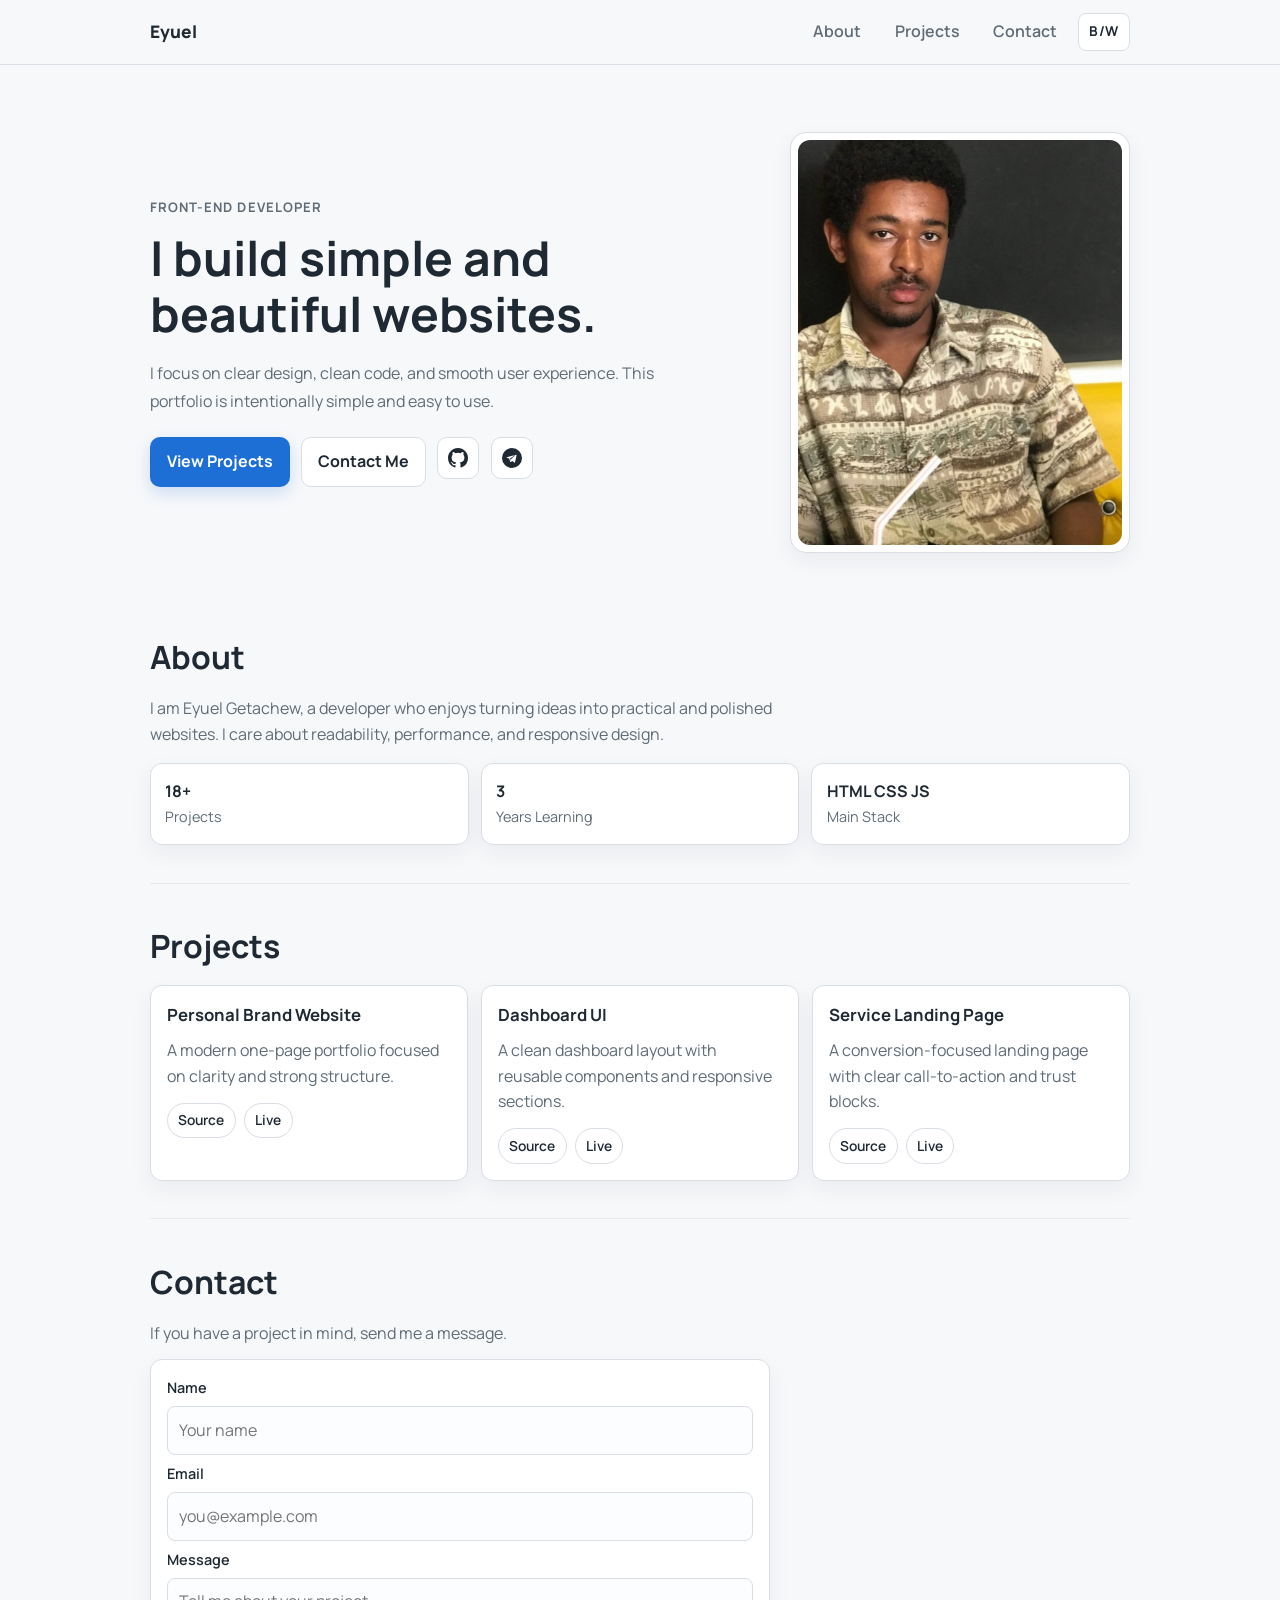
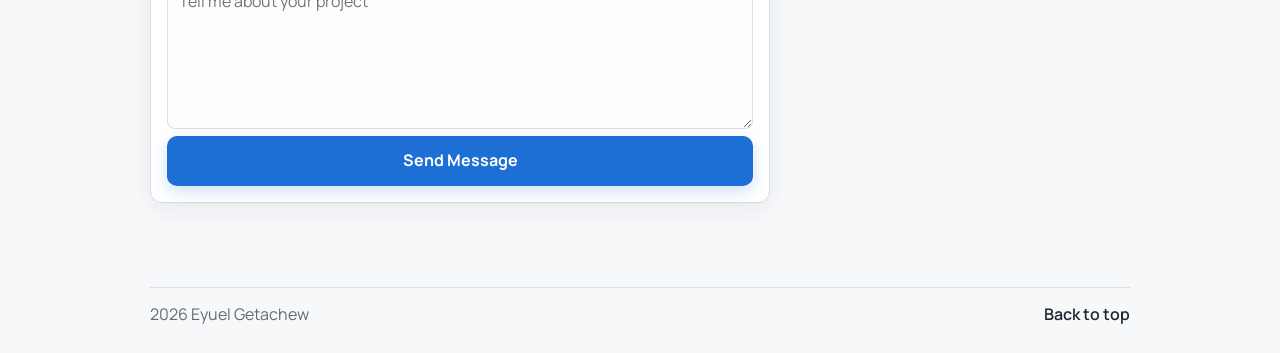
<file: index.html>
<!DOCTYPE html>
<html lang="en">
<head>
    <meta charset="UTF-8">
    <meta name="viewport" content="width=device-width, initial-scale=1.0">
    <meta name="description" content="Eyuel Getachew portfolio: simple, clean, and professional.">
    <title>Eyuel Getachew | Portfolio</title>
    <link rel="preconnect" href="https://fonts.googleapis.com">
    <link rel="preconnect" href="https://fonts.gstatic.com" crossorigin>
    <link href="https://fonts.googleapis.com/css2?family=Manrope:wght@400;500;600;700;800&display=swap" rel="stylesheet">
    <link rel="stylesheet" href="eyu.css">
    <script src="script.js" defer></script>
</head>
<body>
    <header class="site-header" id="home">
        <div class="container nav-wrap">
            <a class="brand" href="#home">Eyuel</a>
            <button class="menu-btn" aria-expanded="false" aria-controls="main-nav">Menu</button>
            <nav class="main-nav" id="main-nav" aria-label="Main navigation">
                <a href="#about">About</a>
                <a href="#projects">Projects</a>
                <a href="#contact">Contact</a>
            </nav>
            <button class="bw-toggle" id="bw-toggle" type="button" aria-pressed="false">B/W</button>
        </div>
    </header>

    <main>
        <section class="hero container">
            <div class="hero-content">
                <p class="eyebrow">Front-End Developer</p>
                <h1>I build simple and beautiful websites.</h1>
                <p class="lead">
                    I focus on clear design, clean code, and smooth user experience. This portfolio is intentionally simple and easy to use.
                </p>
                <div class="hero-actions">
                    <a class="btn btn-primary" href="#projects">View Projects</a>
                    <a class="btn btn-light" href="#contact">Contact Me</a>
                    <a class="social-link" href="https://github.com/Joelorbit" target="_blank" rel="noopener noreferrer" aria-label="GitHub">
                        <svg viewBox="0 0 16 16" aria-hidden="true">
                            <path d="M8 0C3.58 0 0 3.58 0 8a8 8 0 0 0 5.47 7.59c.4.07.55-.17.55-.38 0-.19-.01-.82-.01-1.49-2.01.37-2.53-.49-2.69-.94-.09-.23-.48-.94-.82-1.13-.28-.15-.68-.52-.01-.53.63-.01 1.08.58 1.23.82.72 1.21 1.87.87 2.33.66.07-.52.28-.87.5-1.07-1.78-.2-3.64-.89-3.64-3.95 0-.87.31-1.59.82-2.15-.08-.2-.36-1.02.08-2.12 0 0 .67-.21 2.2.82a7.7 7.7 0 0 1 4 0c1.53-1.04 2.2-.82 2.2-.82.44 1.1.16 1.92.08 2.12.51.56.82 1.27.82 2.15 0 3.07-1.87 3.75-3.65 3.95.29.25.54.73.54 1.48 0 1.07-.01 1.93-.01 2.2 0 .21.15.46.55.38A8 8 0 0 0 16 8c0-4.42-3.58-8-8-8"/>
                        </svg>
                    </a>
                    <a class="social-link" href="https://t.me/Latexjo" target="_blank" rel="noopener noreferrer" aria-label="Telegram">
                        <svg viewBox="0 0 16 16" aria-hidden="true">
                            <path d="M16 8A8 8 0 1 1 0 8a8 8 0 0 1 16 0M3.9 7.84l1.9.71.74 2.38c.1.32.26.39.52.23l1.06-.78 1.72 1.27c.31.18.54.09.62-.29l1.13-5.34c.1-.46-.18-.65-.58-.5L3.83 7.3c-.41.16-.4.39.07.54m2.54.57l3.69-2.33c.18-.11.34-.05.2.07l-3.04 2.74-.12 1.3z"/>
                        </svg>
                    </a>
                </div>
            </div>
            <aside class="hero-photo" aria-label="Profile photo">
                <img src="public/eyuel.jpg" alt="Eyuel portrait">
            </aside>
        </section>

        <section class="section container" id="about">
            <h2>About</h2>
            <p>
                I am Eyuel Getachew, a developer who enjoys turning ideas into practical and polished websites. I care about readability, performance, and responsive design.
            </p>
            <div class="stats">
                <div>
                    <strong>18+</strong>
                    <span>Projects</span>
                </div>
                <div>
                    <strong>3</strong>
                    <span>Years Learning</span>
                </div>
                <div>
                    <strong>HTML CSS JS</strong>
                    <span>Main Stack</span>
                </div>
            </div>
        </section>

        <section class="section container" id="projects">
            <h2>Projects</h2>
            <div class="projects-grid">
                <article class="project-card">
                    <h3>Personal Brand Website</h3>
                    <p>A modern one-page portfolio focused on clarity and strong structure.</p>
                    <div class="links">
                        <a href="https://github.com/" target="_blank" rel="noopener noreferrer">Source</a>
                        <a href="https://example.com" target="_blank" rel="noopener noreferrer">Live</a>
                    </div>
                </article>

                <article class="project-card">
                    <h3>Dashboard UI</h3>
                    <p>A clean dashboard layout with reusable components and responsive sections.</p>
                    <div class="links">
                        <a href="https://github.com/" target="_blank" rel="noopener noreferrer">Source</a>
                        <a href="https://example.com" target="_blank" rel="noopener noreferrer">Live</a>
                    </div>
                </article>

                <article class="project-card">
                    <h3>Service Landing Page</h3>
                    <p>A conversion-focused landing page with clear call-to-action and trust blocks.</p>
                    <div class="links">
                        <a href="https://github.com/" target="_blank" rel="noopener noreferrer">Source</a>
                        <a href="https://example.com" target="_blank" rel="noopener noreferrer">Live</a>
                    </div>
                </article>
            </div>
        </section>

        <section class="section container" id="contact">
            <h2>Contact</h2>
            <p>If you have a project in mind, send me a message.</p>
            <form class="contact-form" id="contact-form">
                <label for="name">Name</label>
                <input id="name" type="text" placeholder="Your name" required>

                <label for="email">Email</label>
                <input id="email" type="email" placeholder="you@example.com" required>

                <label for="message">Message</label>
                <textarea id="message" rows="5" placeholder="Tell me about your project" required></textarea>

                <button class="btn btn-primary" type="submit">Send Message</button>
            </form>
            <p class="form-note" id="form-note" aria-live="polite"></p>
        </section>
    </main>

    <footer class="site-footer">
        <div class="container footer-wrap">
            <p><span id="year"></span> Eyuel Getachew</p>
            <a href="#home">Back to top</a>
        </div>
    </footer>
</body>
</html>
</file>
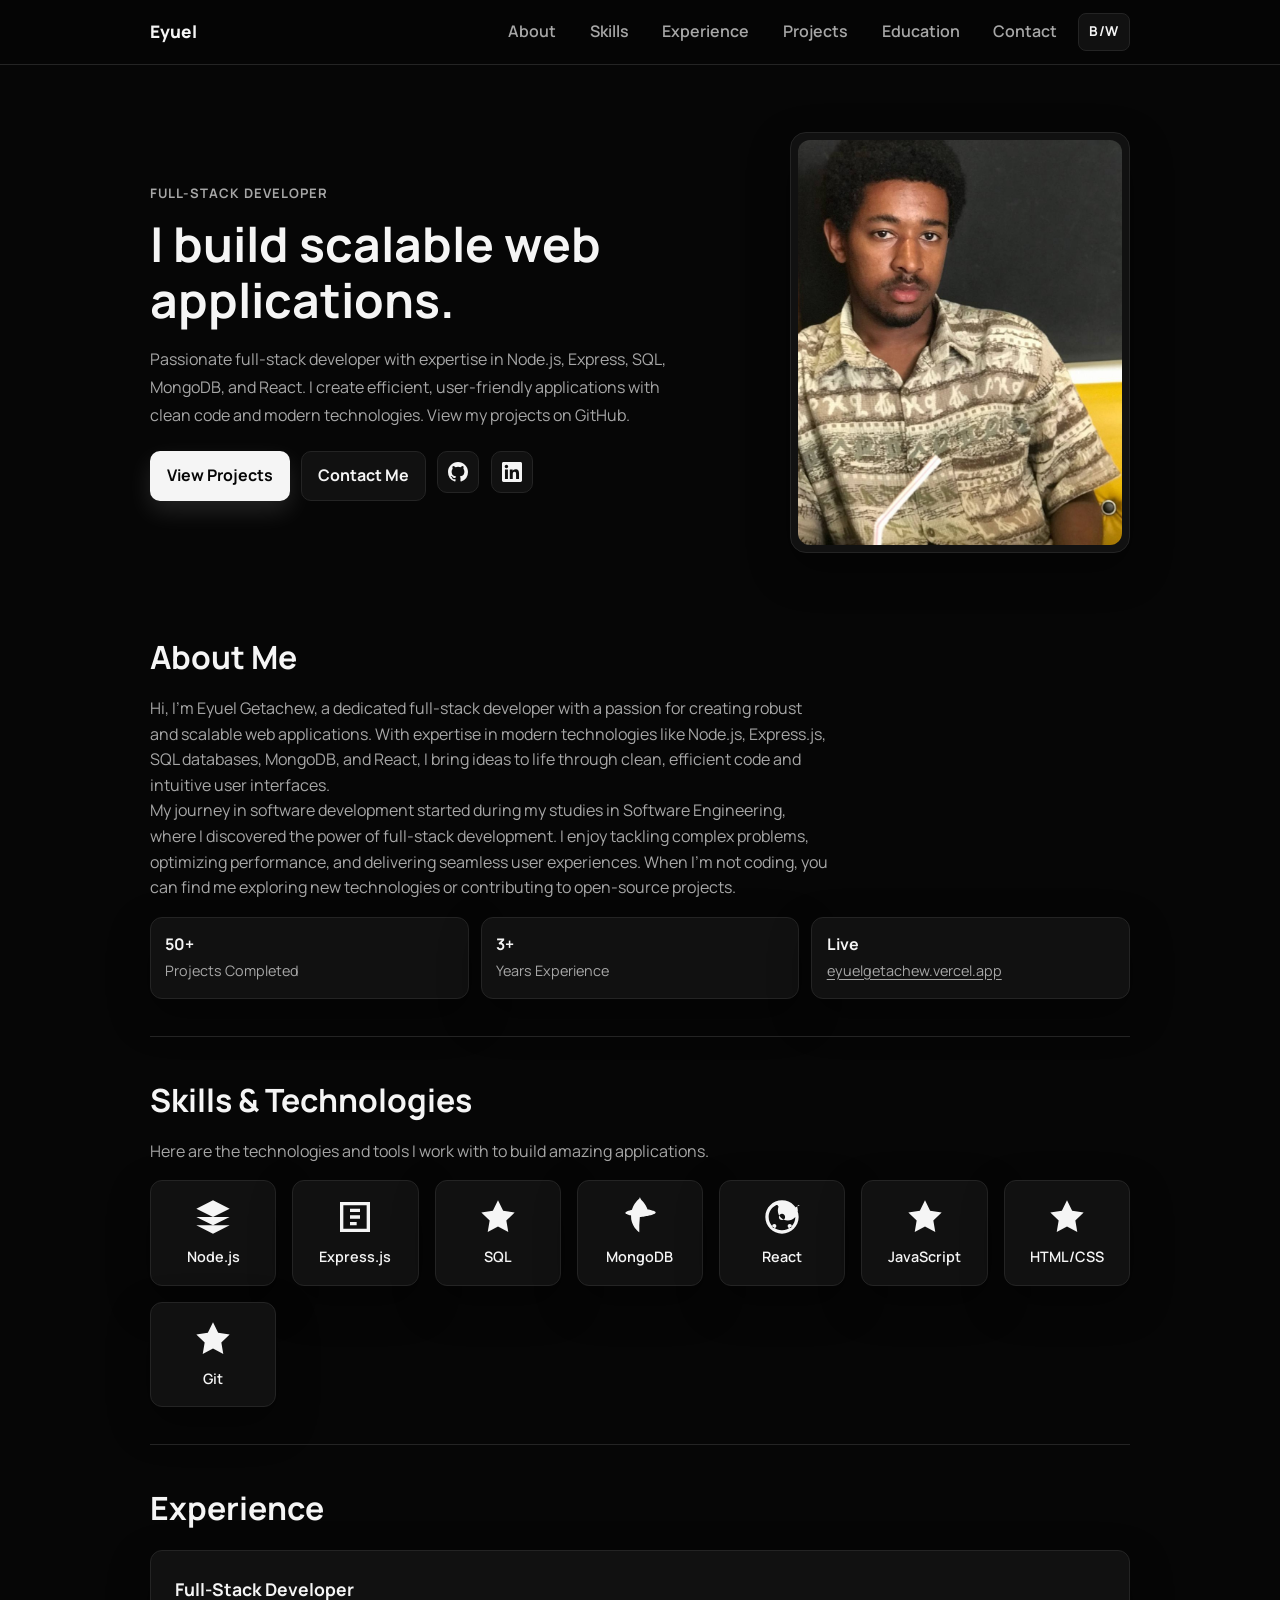
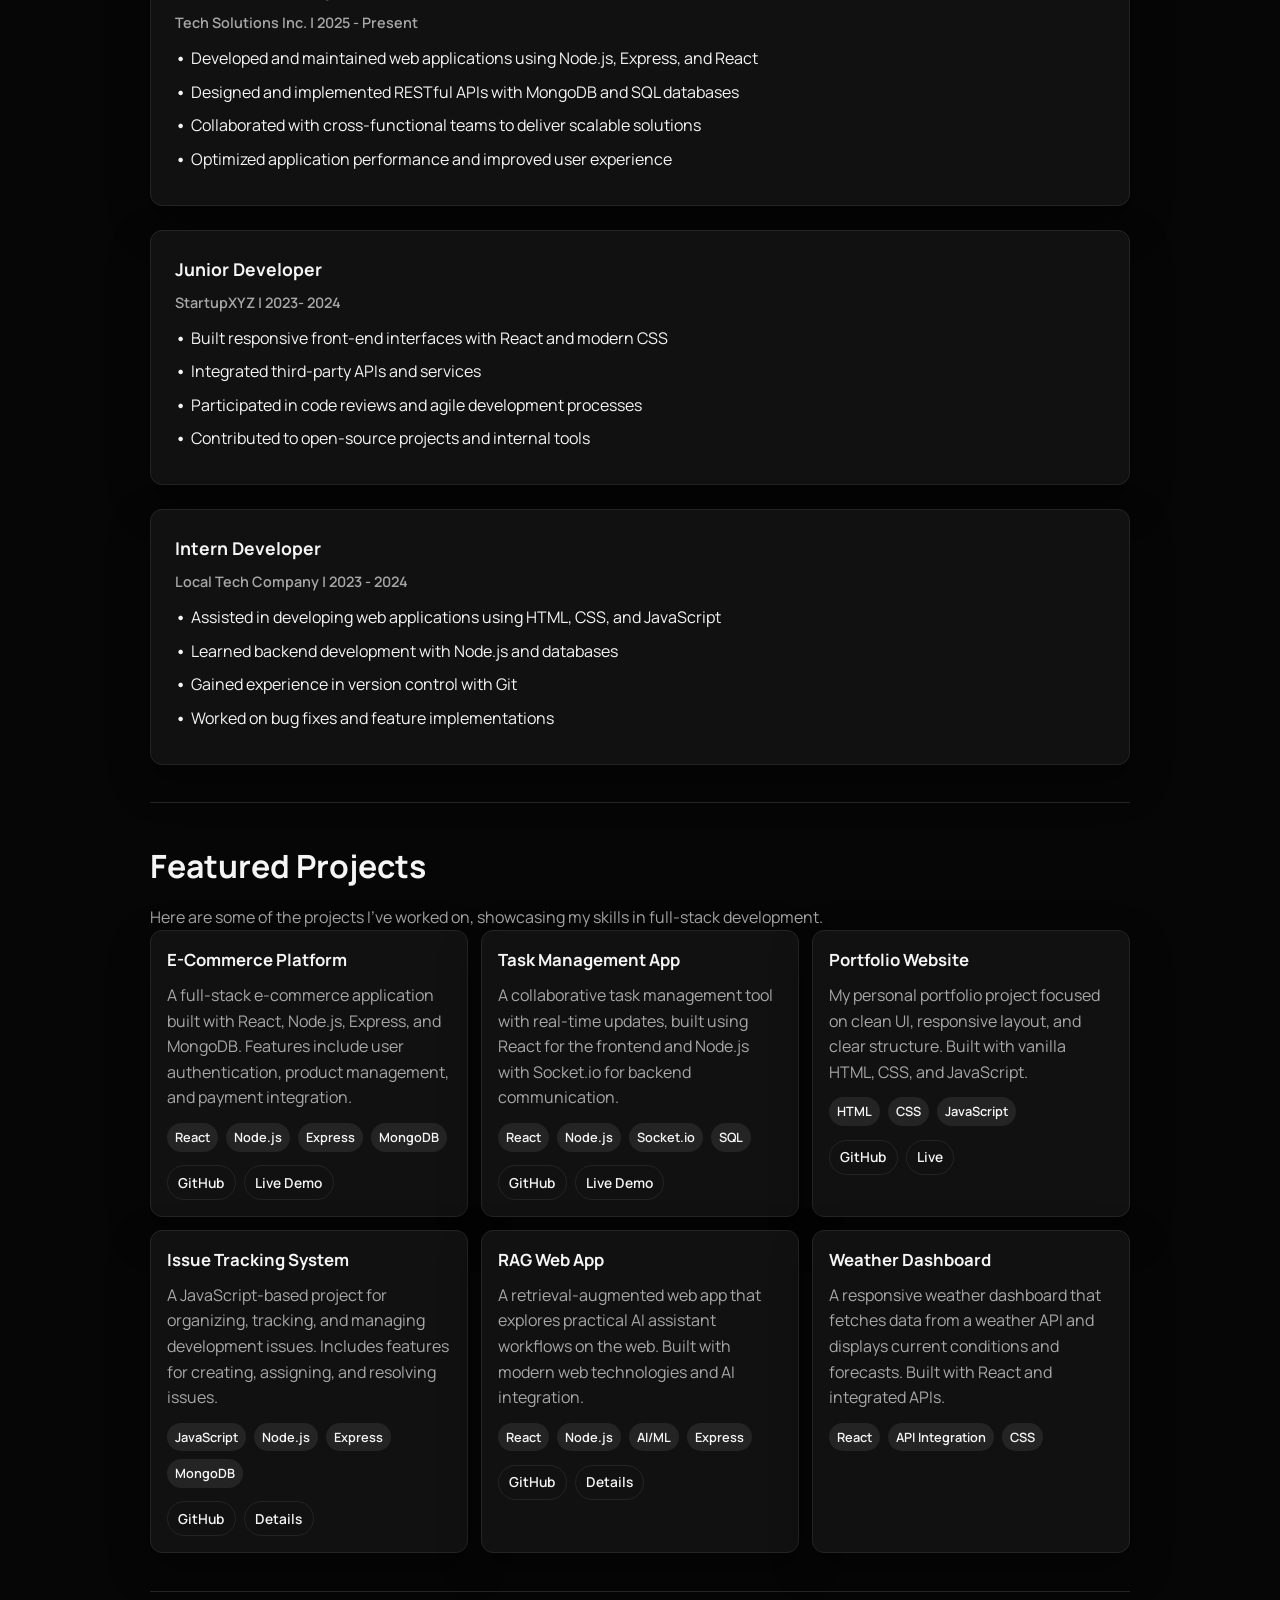
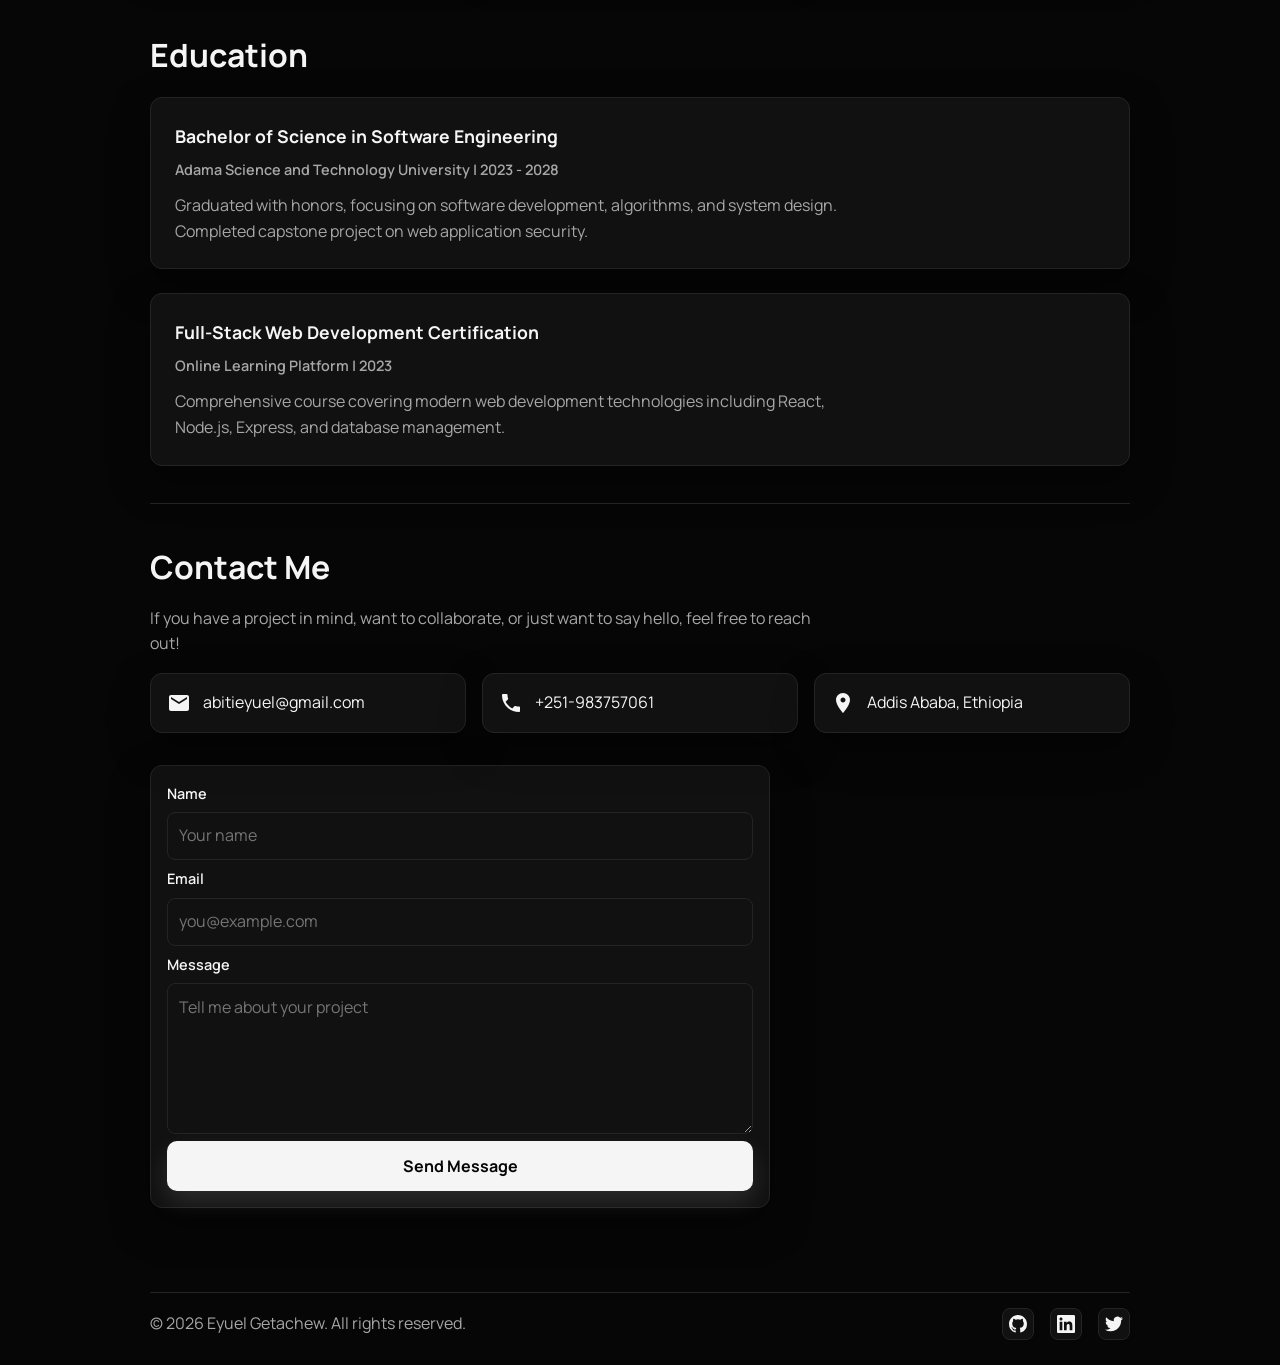
<file: html,css,js portfolio/index.html>
<!DOCTYPE html>
<html lang="en">
<head>
    <meta charset="UTF-8">
    <meta name="viewport" content="width=device-width, initial-scale=1.0">
    <meta name="description" content="Eyuel Getachew portfolio: Full-Stack Developer specializing in Node.js, Express, SQL, MongoDB, and React.">
    <meta name="theme-color" content="#000000">
    <title>Eyuel Getachew | Full-Stack Developer Portfolio</title>
    <link rel="preconnect" href="https://fonts.googleapis.com">
    <link rel="preconnect" href="https://fonts.gstatic.com" crossorigin>
    <link href="https://fonts.googleapis.com/css2?family=Manrope:wght@400;500;600;700;800&display=swap" rel="stylesheet">
    <link rel="stylesheet" href="eyu.css">
    <script src="script.js" defer></script>
</head>
<body>
    <a class="skip-link" href="#main-content">Skip to content</a>
    <header class="site-header" id="home">
        <div class="container nav-wrap">
            <a class="brand" href="#home">Eyuel</a>
            <button class="menu-btn" aria-expanded="false" aria-controls="main-nav">Menu</button>
            <nav class="main-nav" id="main-nav" aria-label="Main navigation">
                <a href="#about">About</a>
                <a href="#skills">Skills</a>
                <a href="#experience">Experience</a>
                <a href="#projects">Projects</a>
                <a href="#education">Education</a>
                <a href="#contact">Contact</a>
            </nav>
            <button class="bw-toggle" id="bw-toggle" type="button" aria-pressed="false">B/W</button>
        </div>
    </header>

    <main id="main-content">
        <section class="hero container">
            <div class="hero-content">
                <p class="eyebrow">Full-Stack Developer</p>
                <h1>I build scalable web applications.</h1>
                <p class="lead">
                    Passionate full-stack developer with expertise in Node.js, Express, SQL, MongoDB, and React. I create efficient, user-friendly applications with clean code and modern technologies. View my projects on GitHub.
                </p>
                <div class="hero-actions">
                    <a class="btn btn-primary" href="https://github.com/Joelorbit?tab=repositories" target="_blank" rel="noopener noreferrer">View Projects</a>
                    <a class="btn btn-light" href="#contact">Contact Me</a>
                    <a class="social-link" href="https://github.com/Joelorbit" target="_blank" rel="noopener noreferrer" aria-label="GitHub">
                        <svg viewBox="0 0 16 16" aria-hidden="true">
                            <path d="M8 0C3.58 0 0 3.58 0 8a8 8 0 0 0 5.47 7.59c.4.07.55-.17.55-.38 0-.19-.01-.82-.01-1.49-2.01.37-2.53-.49-2.69-.94-.09-.23-.48-.94-.82-1.13-.28-.15-.68-.52-.01-.53.63-.01 1.08.58 1.23.82.72 1.21 1.87.87 2.33.66.07-.52.28-.87.5-1.07-1.78-.2-3.64-.89-3.64-3.95 0-.87.31-1.59.82-2.15-.08-.2-.36-1.02.08-2.12 0 0 .67-.21 2.2.82a7.7 7.7 0 0 1 4 0c1.53-1.04 2.2-.82 2.2-.82.44 1.1.16 1.92.08 2.12.51.56.82 1.27.82 2.15 0 3.07-1.87 3.75-3.65 3.95.29.25.54.73.54 1.48 0 1.07-.01 1.93-.01 2.2 0 .21.15.46.55.38A8 8 0 0 0 16 8c0-4.42-3.58-8-8-8"/>
                        </svg>
                    </a>
                    <a class="social-link" href="https://linkedin.com/in/joelorbit" target="_blank" rel="noopener noreferrer" aria-label="LinkedIn">
                        <svg viewBox="0 0 24 24" aria-hidden="true">
                            <path d="M20.447 20.452h-3.554v-5.569c0-1.328-.027-3.037-1.852-3.037-1.853 0-2.136 1.445-2.136 2.939v5.667H9.351V9h3.414v1.561h.046c.477-.9 1.637-1.85 3.37-1.85 3.601 0 4.267 2.37 4.267 5.455v6.286zM5.337 7.433c-1.144 0-2.063-.926-2.063-2.065 0-1.138.92-2.063 2.063-2.063 1.14 0 2.064.925 2.064 2.063 0 1.139-.925 2.065-2.064 2.065zm1.782 13.019H3.555V9h3.564v11.452zM22.225 0H1.771C.792 0 0 .774 0 1.729v20.542C0 23.227.792 24 1.771 24h20.451C23.2 24 24 23.227 24 22.271V1.729C24 .774 23.2 0 22.222 0h.003z"/>
                        </svg>
                    </a>
                </div>
            </div>
            <aside class="hero-photo" aria-label="Profile photo">
                <img src="public/eyuel.jpg" alt="Eyuel portrait">
            </aside>
        </section>

        <section class="section container" id="about">
            <h2>About Me</h2>
            <p>
                Hi, I'm Eyuel Getachew, a dedicated full-stack developer with a passion for creating robust and scalable web applications. With expertise in modern technologies like Node.js, Express.js, SQL databases, MongoDB, and React, I bring ideas to life through clean, efficient code and intuitive user interfaces.
            </p>
            <p>
                My journey in software development started during my studies in Software Engineering, where I discovered the power of full-stack development. I enjoy tackling complex problems, optimizing performance, and delivering seamless user experiences. When I'm not coding, you can find me exploring new technologies or contributing to open-source projects.
            </p>
            <div class="stats">
                <div>
                    <strong>50+</strong>
                    <span>Projects Completed</span>
                </div>
                <div>
                    <strong>3+</strong>
                    <span>Years Experience</span>
                </div>
                <div>
                    <strong>Live</strong>
                    <span><a class="inline-link" href="https://eyuelgetachew.vercel.app" target="_blank" rel="noopener noreferrer">eyuelgetachew.vercel.app</a></span>
                </div>
            </div>
        </section>

        <section class="section container" id="skills">
            <h2>Skills & Technologies</h2>
            <p>Here are the technologies and tools I work with to build amazing applications.</p>
            <div class="skills-grid">
                <div class="skill-item">
                    <svg viewBox="0 0 24 24" class="skill-icon">
                        <path d="M12 2L2 7l10 5 10-5-10-5zM2 17l10 5 10-5M2 12l10 5 10-5"/>
                    </svg>
                    <span>Node.js</span>
                </div>
                <div class="skill-item">
                    <svg viewBox="0 0 24 24" class="skill-icon">
                        <path d="M3 3h18v18H3V3zm16 16V5H5v14h14zM9 7h6v2H9V7zm0 4h6v2H9v-2zm0 4h4v2H9v-2z"/>
                    </svg>
                    <span>Express.js</span>
                </div>
                <div class="skill-item">
                    <svg viewBox="0 0 24 24" class="skill-icon">
                        <path d="M12 2l3.09 6.26L22 9.27l-5 4.87 1.18 6.88L12 17.77l-6.18 3.25L7 14.14 2 9.27l6.91-1.01L12 2z"/>
                    </svg>
                    <span>SQL</span>
                </div>
                <div class="skill-item">
                    <svg viewBox="0 0 24 24" class="skill-icon">
                        <path d="M17.193 9.555c-1.264-5.58-4.252-7.414-4.573-8.115-.28-.394-.53-.954-.735-1.44-.036.495-.055.685-.523 1.184-.723.566-4.438 3.682-4.74 10.02-.282 5.912 4.27 9.435 4.888 9.884l.07.05A73.49 73.49 0 0111.91 12h.481c.114 0 .238-.006.356-.023.22-.03.442-.06.655-.093.393-.06.79-.12 1.175-.188.41-.073.82-.147 1.22-.226.39-.077.78-.155 1.153-.24.36-.082.71-.165 1.04-.25.32-.083.63-.168.92-.254.28-.083.54-.167.78-.25.23-.08.44-.16.63-.24.18-.08.34-.16.48-.24.14-.08.26-.16.36-.24.08-.08.14-.16.18-.24.04-.08.06-.16.06-.24 0-.08-.02-.16-.06-.24-.04-.08-.1-.16-.18-.24-.14-.08-.3-.16-.48-.24-.19-.08-.4-.16-.63-.24-.24-.083-.5-.167-.78-.25-.29-.086-.6-.171-.92-.254-.33-.085-.68-.168-1.04-.25-.37-.085-.76-.163-1.153-.24-.4-.079-.81-.153-1.22-.226-.385-.068-.782-.128-1.175-.188-.213-.033-.435-.063-.655-.093-.118-.017-.242-.023-.356-.023h-.481c-.114 0-.238.006-.356.023-.22.03-.442.06-.655.093-.393.06-.79.12-1.175.188-.41.073-.82.147-1.22.226-.39.077-.78.155-1.153.24-.36.082-.71.165-1.04.25-.32.083-.63.168-.92.254-.28.083-.54.167-.78.25-.23.08-.44.16-.63.24-.18.08-.34.16-.48.24-.14.08-.26.16-.36.24-.08.08-.14.16-.18.24-.04.08-.06.16-.06.24 0 .08.02.16.06.24.04.08.1.16.18.24.14.08.3.16.48.24.19.08.4.16.63.24.24.083.5.167.78.25.29.086.6.171.92.254.33.085.68.168 1.04.25.37.085.76.163 1.153.24.4.079.81.153 1.22.226.385.068.782.128 1.175.188.213.033.435.063.655.093.118.017.242.023.356.023h.481c.114 0 .238-.006.356-.023.22-.03.442-.06.655-.093.393-.06.79-.12 1.175-.188.41-.073.82-.147 1.22-.226.39-.077.78-.155 1.153-.24.36-.082.71-.165 1.04-.25.32-.083.63-.168.92-.254.28-.083.54-.167.78-.25.23-.08.44-.16.63-.24.18-.08.34-.16.48-.24.14-.08.26-.16.36-.24.08-.08.14-.16.18-.24.04-.08.06-.16.06-.24 0-.08-.02-.16-.06-.24-.04-.08-.1-.16-.18-.24-.14-.08-.3-.16-.48-.24-.19-.08-.4-.16-.63-.24-.24-.083-.5-.167-.78-.25-.29-.086-.6-.171-.92-.254-.33-.085-.68-.168-1.04-.25-.37-.085-.76-.163-1.153-.24-.4-.079-.81-.153-1.22-.226-.385-.068-.782-.128-1.175-.188-.213-.033-.435-.063-.655-.093-.118-.017-.242-.023-.356-.023h-.481c-.114 0-.238.006-.356.023-.22.03-.442.06-.655.093-.393.06-.79.12-1.175.188-.41.073-.82.147-1.22.226-.39.077-.78.155-1.153.24-.36.082-.71.165-1.04.25-.32.083-.63.168-.92.254-.28.083-.54.167-.78.25-.23.08-.44.16-.63.24-.18.08-.34.16-.48.24-.14.08-.26.16-.36.24-.08.08-.14.16-.18.24-.04.08-.06.16-.06.24 0 .08.02.16.06.24.04.08.1.16.18.24.14.08.3.16.48.24.19.08.4.16.63.24.24.083.5.167.78.25.29.086.6.171.92.254.33.085.68.168 1.04.25.37.085.76.163 1.153.24.4.079.81.153 1.22.226.385.068.782.128 1.175.188.213.033.435.063.655.093.118.017.242.023.356.023h.481z"/>
                    </svg>
                    <span>MongoDB</span>
                </div>
                <div class="skill-item">
                    <svg viewBox="0 0 24 24" class="skill-icon">
                        <path d="M12 10.11c1.03 0 1.87.84 1.87 1.89 0 1-.84 1.85-1.87 1.85S10.13 13 10.13 12c0-1.05.84-1.89 1.87-1.89zM7.37 16.15c.69 0 1.25.56 1.25 1.25 0 .69-.56 1.25-1.25 1.25S6.12 18.09 6.12 17.4c0-.69.56-1.25 1.25-1.25zm9.26 0c.69 0 1.25.56 1.25 1.25 0 .69-.56 1.25-1.25 1.25s-1.25-.56-1.25-1.25c0-.69.56-1.25 1.25-1.25zM12 2C6.48 2 2 6.48 2 12s4.48 10 10 10 10-4.48 10-10S17.52 2 12 2zm0 18c-4.41 0-8-3.59-8-8 0-3.07 1.76-5.73 4.37-7.05.37-.18.83-.14 1.13.08.3.22.44.58.35.93-.17.7-.35 1.4-.35 2.12 0 3.31 2.69 6 6 6s6-2.69 6-6c0-.72-.18-1.42-.35-2.12-.09-.35.05-.71.35-.93.3-.22.76-.26 1.13-.08C18.24 6.27 20 8.93 20 12c0 4.41-3.59 8-8 8z"/>
                    </svg>
                    <span>React</span>
                </div>
                <div class="skill-item">
                    <svg viewBox="0 0 24 24" class="skill-icon">
                        <path d="M12 2l3.09 6.26L22 9.27l-5 4.87 1.18 6.88L12 17.77l-6.18 3.25L7 14.14 2 9.27l6.91-1.01L12 2z"/>
                    </svg>
                    <span>JavaScript</span>
                </div>
                <div class="skill-item">
                    <svg viewBox="0 0 24 24" class="skill-icon">
                        <path d="M12 2l3.09 6.26L22 9.27l-5 4.87 1.18 6.88L12 17.77l-6.18 3.25L7 14.14 2 9.27l6.91-1.01L12 2z"/>
                    </svg>
                    <span>HTML/CSS</span>
                </div>
                <div class="skill-item">
                    <svg viewBox="0 0 24 24" class="skill-icon">
                        <path d="M12 2l3.09 6.26L22 9.27l-5 4.87 1.18 6.88L12 17.77l-6.18 3.25L7 14.14 2 9.27l6.91-1.01L12 2z"/>
                    </svg>
                    <span>Git</span>
                </div>
            </div>
        </section>

        <section class="section container" id="experience">
            <h2>Experience</h2>
            <div class="experience-list">
                <div class="experience-item">
                    <h3>Full-Stack Developer</h3>
                    <p class="company">Tech Solutions Inc. | 2025 - Present</p>
                    <ul>
                        <li>Developed and maintained web applications using Node.js, Express, and React</li>
                        <li>Designed and implemented RESTful APIs with MongoDB and SQL databases</li>
                        <li>Collaborated with cross-functional teams to deliver scalable solutions</li>
                        <li>Optimized application performance and improved user experience</li>
                    </ul>
                </div>
                <div class="experience-item">
                    <h3>Junior Developer</h3>
                    <p class="company">StartupXYZ | 2023- 2024</p>
                    <ul>
                        <li>Built responsive front-end interfaces with React and modern CSS</li>
                        <li>Integrated third-party APIs and services</li>
                        <li>Participated in code reviews and agile development processes</li>
                        <li>Contributed to open-source projects and internal tools</li>
                    </ul>
                </div>
                <div class="experience-item">
                    <h3>Intern Developer</h3>
                    <p class="company">Local Tech Company | 2023 - 2024</p>
                    <ul>
                        <li>Assisted in developing web applications using HTML, CSS, and JavaScript</li>
                        <li>Learned backend development with Node.js and databases</li>
                        <li>Gained experience in version control with Git</li>
                        <li>Worked on bug fixes and feature implementations</li>
                    </ul>
                </div>
            </div>
        </section>

        <section class="section container" id="projects">
            <h2>Featured Projects</h2>
            <p>Here are some of the projects I've worked on, showcasing my skills in full-stack development.</p>
            <div class="projects-grid">
                <article class="project-card">
                    <h3>E-Commerce Platform</h3>
                    <p>A full-stack e-commerce application built with React, Node.js, Express, and MongoDB. Features include user authentication, product management, and payment integration.</p>
                    <div class="tech-stack">
                        <span>React</span>
                        <span>Node.js</span>
                        <span>Express</span>
                        <span>MongoDB</span>
                    </div>
                    <div class="links">
                        <a href="https://github.com/Joelorbit/ecommerce-platform" target="_blank" rel="noopener noreferrer">GitHub</a>
                        <a href="#" target="_blank" rel="noopener noreferrer">Live Demo</a>
                    </div>
                </article>

                <article class="project-card">
                    <h3>Task Management App</h3>
                    <p>A collaborative task management tool with real-time updates, built using React for the frontend and Node.js with Socket.io for backend communication.</p>
                    <div class="tech-stack">
                        <span>React</span>
                        <span>Node.js</span>
                        <span>Socket.io</span>
                        <span>SQL</span>
                    </div>
                    <div class="links">
                        <a href="https://github.com/Joelorbit/task-manager" target="_blank" rel="noopener noreferrer">GitHub</a>
                        <a href="#" target="_blank" rel="noopener noreferrer">Live Demo</a>
                    </div>
                </article>

                <article class="project-card">
                    <h3>Portfolio Website</h3>
                    <p>My personal portfolio project focused on clean UI, responsive layout, and clear structure. Built with vanilla HTML, CSS, and JavaScript.</p>
                    <div class="tech-stack">
                        <span>HTML</span>
                        <span>CSS</span>
                        <span>JavaScript</span>
                    </div>
                    <div class="links">
                        <a href="https://github.com/Joelorbit/Portfolio-project" target="_blank" rel="noopener noreferrer">GitHub</a>
                        <a href="https://eyuelgetachew.vercel.app" target="_blank" rel="noopener noreferrer">Live</a>
                    </div>
                </article>

                <article class="project-card">
                    <h3>Issue Tracking System</h3>
                    <p>A JavaScript-based project for organizing, tracking, and managing development issues. Includes features for creating, assigning, and resolving issues.</p>
                    <div class="tech-stack">
                        <span>JavaScript</span>
                        <span>Node.js</span>
                        <span>Express</span>
                        <span>MongoDB</span>
                    </div>
                    <div class="links">
                        <a href="https://github.com/Joelorbit/Issue-tracking-system" target="_blank" rel="noopener noreferrer">GitHub</a>
                        <a href="https://github.com/Joelorbit/Issue-tracking-system#readme" target="_blank" rel="noopener noreferrer">Details</a>
                    </div>
                </article>

                <article class="project-card">
                    <h3>RAG Web App</h3>
                    <p>A retrieval-augmented web app that explores practical AI assistant workflows on the web. Built with modern web technologies and AI integration.</p>
                    <div class="tech-stack">
                        <span>React</span>
                        <span>Node.js</span>
                        <span>AI/ML</span>
                        <span>Express</span>
                    </div>
                    <div class="links">
                        <a href="https://github.com/Joelorbit/Rag-webapp" target="_blank" rel="noopener noreferrer">GitHub</a>
                        <a href="https://github.com/Joelorbit/Rag-webapp#readme" target="_blank" rel="noopener noreferrer">Details</a>
                    </div>
                </article>

                <article class="project-card">
                    <h3>Weather Dashboard</h3>
                    <p>A responsive weather dashboard that fetches data from a weather API and displays current conditions and forecasts. Built with React and integrated APIs.</p>
                    <div class="tech-stack">
                        <span>React</span>
                        <span>API Integration</span>
                        <span>CSS</span>
                    </div>
                </article>
            </div>
        </section>

        <section class="section container" id="education">
            <h2>Education</h2>
            <div class="education-list">
                <div class="education-item">
                    <h3>Bachelor of Science in Software Engineering</h3>
                    <p class="institution">Adama Science and Technology University | 2023 - 2028</p>
                    <p>Graduated with honors, focusing on software development, algorithms, and system design. Completed capstone project on web application security.</p>
                </div>
                <div class="education-item">
                    <h3>Full-Stack Web Development Certification</h3>
                    <p class="institution">Online Learning Platform | 2023</p>
                    <p>Comprehensive course covering modern web development technologies including React, Node.js, Express, and database management.</p>
                </div>
            </div>
        </section>

        <section class="section container" id="contact">
            <h2>Contact Me</h2>
            <p>If you have a project in mind, want to collaborate, or just want to say hello, feel free to reach out!</p>
            <div class="contact-info">
                <div class="contact-item">
                    <svg viewBox="0 0 24 24" class="contact-icon">
                        <path d="M20 4H4c-1.1 0-1.99.9-1.99 2L2 18c0 1.1.9 2 2 2h16c1.1 0 2-.9 2-2V6c0-1.1-.9-2-2-2zm0 4l-8 5-8-5V6l8 5 8-5v2z"/>
                    </svg>
                    <span>abitieyuel@gmail.com</span>
                </div>
                <div class="contact-item">
                    <svg viewBox="0 0 24 24" class="contact-icon">
                        <path d="M6.62 10.79c1.44 2.83 3.76 5.15 6.59 6.59l2.2-2.2c.27-.27.67-.36 1.02-.24 1.12.37 2.33.57 3.57.57.55 0 1 .45 1 1V20c0 .55-.45 1-1 1-9.39 0-17-7.61-17-17 0-.55.45-1 1-1h3.5c.55 0 1 .45 1 1 0 1.25.2 2.45.57 3.57.11.35.03.74-.25 1.02l-2.2 2.2z"/>
                    </svg>
                    <span>+251-983757061</span>
                </div>
                <div class="contact-item">
                    <svg viewBox="0 0 24 24" class="contact-icon">
                        <path d="M12 2C8.13 2 5 5.13 5 9c0 5.25 7 13 7 13s7-7.75 7-13c0-3.87-3.13-7-7-7zm0 9.5c-1.38 0-2.5-1.12-2.5-2.5s1.12-2.5 2.5-2.5 2.5 1.12 2.5 2.5-1.12 2.5-2.5 2.5z"/>
                    </svg>
                    <span>Addis Ababa, Ethiopia</span>
                </div>
            </div>
            <form class="contact-form" id="contact-form" action="mailto:abitieyuel@gmail.com" method="post" enctype="text/plain">
                <label for="name">Name</label>
                <input id="name" name="name" type="text" autocomplete="name" placeholder="Your name" required>

                <label for="email">Email</label>
                <input id="email" name="email" type="email" autocomplete="email" placeholder="you@example.com" required>

                <label for="message">Message</label>
                <textarea id="message" name="message" rows="5" placeholder="Tell me about your project" required></textarea>

                <button class="btn btn-primary" type="submit">Send Message</button>
            </form>
            <p class="form-note" id="form-note" aria-live="polite"></p>
        </section>
    </main>

    <footer class="site-footer">
        <div class="container footer-wrap">
            <div class="footer-content">
                <p>&copy; <span id="year"></span> Eyuel Getachew. All rights reserved.</p>
                <div class="social-links">
                    <a href="https://github.com/Joelorbit" target="_blank" rel="noopener noreferrer" aria-label="GitHub">
                        <svg viewBox="0 0 16 16" aria-hidden="true">
                            <path d="M8 0C3.58 0 0 3.58 0 8a8 8 0 0 0 5.47 7.59c.4.07.55-.17.55-.38 0-.19-.01-.82-.01-1.49-2.01.37-2.53-.49-2.69-.94-.09-.23-.48-.94-.82-1.13-.28-.15-.68-.52-.01-.53.63-.01 1.08.58 1.23.82.72 1.21 1.87.87 2.33.66.07-.52.28-.87.5-1.07-1.78-.2-3.64-.89-3.64-3.95 0-.87.31-1.59.82-2.15-.08-.2-.36-1.02.08-2.12 0 0 .67-.21 2.2.82a7.7 7.7 0 0 1 4 0c1.53-1.04 2.2-.82 2.2-.82.44 1.1.16 1.92.08 2.12.51.56.82 1.27.82 2.15 0 3.07-1.87 3.75-3.65 3.95.29.25.54.73.54 1.48 0 1.07-.01 1.93-.01 2.2 0 .21.15.46.55.38A8 8 0 0 0 16 8c0-4.42-3.58-8-8-8"/>
                        </svg>
                    </a>
                    <a href="https://www.linkedin.com/in/joelorbit/" target="_blank" rel="noopener noreferrer" aria-label="LinkedIn">
                        <svg viewBox="0 0 24 24" aria-hidden="true">
                            <path d="M20.447 20.452h-3.554v-5.569c0-1.328-.027-3.037-1.852-3.037-1.853 0-2.136 1.445-2.136 2.939v5.667H9.351V9h3.414v1.561h.046c.477-.9 1.637-1.85 3.37-1.85 3.601 0 4.267 2.37 4.267 5.455v6.286zM5.337 7.433c-1.144 0-2.063-.926-2.063-2.065 0-1.138.92-2.063 2.063-2.063 1.14 0 2.064.925 2.064 2.063 0 1.139-.925 2.065-2.064 2.065zm1.782 13.019H3.555V9h3.564v11.452zM22.225 0H1.771C.792 0 0 .774 0 1.729v20.542C0 23.227.792 24 1.771 24h20.451C23.2 24 24 23.227 24 22.271V1.729C24 .774 23.2 0 22.222 0h.003z"/>
                        </svg>
                    </a>
                    <a href="https://x.com/Joelorbit" target="_blank" rel="noopener noreferrer" aria-label="Twitter">
                        <svg viewBox="0 0 24 24" aria-hidden="true">
                            <path d="M23.953 4.57a10 10 0 01-2.825.775 4.958 4.958 0 002.163-2.723c-.951.555-2.005.959-3.127 1.184a4.92 4.92 0 00-8.384 4.482C7.69 8.095 4.067 6.13 1.64 3.162a4.822 4.822 0 00-.666 2.475c0 1.71.87 3.213 2.188 4.096a4.904 4.904 0 01-2.228-.616v.06a4.923 4.923 0 003.946 4.827 4.996 4.996 0 01-2.212.085 4.936 4.936 0 004.604 3.417 9.867 9.867 0 01-6.102 2.105c-.39 0-.779-.023-1.17-.067a13.995 13.995 0 007.557 2.209c9.053 0 13.998-7.496 13.998-13.985 0-.21 0-.42-.015-.63A9.935 9.935 0 0024 4.59z"/>
                        </svg>
                    </a>
                </div>
            </div>
        </div>
    </footer>
</body>
</html>
</file>
<file: eyu.css>
:root {
    --bg: #f7f8fa;
    --surface: #ffffff;
    --text: #1f2933;
    --muted: #5f6c76;
    --line: #d9dee4;
    --primary: #1d6fd6;
    --primary-strong: #1659ab;
    --shadow-soft: 0 8px 22px rgba(31, 41, 51, 0.06);
}

* {
    box-sizing: border-box;
}

html {
    scroll-behavior: smooth;
}

body {
    margin: 0;
    font-family: "Manrope", sans-serif;
    background: var(--bg);
    color: var(--text);
    line-height: 1.6;
    -webkit-font-smoothing: antialiased;
    text-rendering: optimizeLegibility;
}

body.bw-mode {
    --bg: #ffffff;
    --surface: #ffffff;
    --text: #000000;
    --muted: #2a2a2a;
    --line: #000000;
    --primary: #000000;
    --primary-strong: #000000;
    --shadow-soft: none;
}

.container {
    width: min(980px, 92vw);
    margin: 0 auto;
}

.site-header {
    position: sticky;
    top: 0;
    z-index: 10;
    background: rgba(247, 248, 250, 0.96);
    border-bottom: 1px solid var(--line);
    backdrop-filter: blur(6px);
}

.nav-wrap {
    display: flex;
    align-items: center;
    gap: 0.75rem;
    padding: 0.8rem 0;
}

.brand {
    text-decoration: none;
    color: var(--text);
    font-weight: 800;
    font-size: 1.08rem;
}

.menu-btn {
    display: none;
    border: 1px solid var(--line);
    background: var(--surface);
    color: var(--text);
    border-radius: 8px;
    padding: 0.45rem 0.7rem;
    font: inherit;
    font-weight: 600;
    cursor: pointer;
}

.bw-toggle {
    border: 1px solid var(--line);
    background: var(--surface);
    color: var(--text);
    border-radius: 8px;
    padding: 0.45rem 0.65rem;
    font: inherit;
    font-size: 0.85rem;
    font-weight: 700;
    letter-spacing: 0.03em;
    cursor: pointer;
    transition: background 0.2s ease, color 0.2s ease;
}

.bw-toggle:hover {
    background: #eef2f6;
}

body.bw-mode .bw-toggle {
    background: #000;
    color: #fff;
}

.main-nav {
    display: flex;
    gap: 1rem;
    margin-left: auto;
}

.main-nav a {
    text-decoration: none;
    color: var(--muted);
    font-weight: 600;
    padding: 0.35rem 0.55rem;
    border-radius: 8px;
    transition: color 0.2s ease, background 0.2s ease;
}

.main-nav a:hover {
    color: var(--text);
    background: #eef2f6;
}

.hero {
    padding: 4.2rem 0 2.6rem;
    display: grid;
    grid-template-columns: 1.15fr 0.85fr;
    align-items: center;
    gap: 1.6rem;
}

.hero-content {
    min-width: 0;
}

.hero-photo {
    justify-self: end;
    width: min(340px, 100%);
    border: 1px solid var(--line);
    border-radius: 16px;
    background: var(--surface);
    padding: 0.45rem;
    box-shadow: var(--shadow-soft);
}

.hero-photo img {
    width: 100%;
    display: block;
    border-radius: 12px;
    aspect-ratio: 4 / 5;
    object-fit: cover;
}

.eyebrow {
    margin: 0;
    font-size: 0.82rem;
    text-transform: uppercase;
    letter-spacing: 0.08em;
    color: var(--muted);
    font-weight: 700;
}

h1,
h2,
h3,
p {
    margin: 0;
}

h1 {
    margin-top: 0.7rem;
    font-size: clamp(2rem, 5vw, 3rem);
    line-height: 1.18;
    max-width: 15ch;
}

.lead {
    margin-top: 1rem;
    color: var(--muted);
    max-width: 58ch;
    line-height: 1.75;
}

.hero-actions {
    margin-top: 1.4rem;
    display: flex;
    flex-wrap: wrap;
    gap: 0.7rem;
}

.btn {
    display: inline-flex;
    align-items: center;
    justify-content: center;
    text-decoration: none;
    border-radius: 10px;
    padding: 0.7rem 1rem;
    border: 1px solid transparent;
    font: inherit;
    font-weight: 700;
    cursor: pointer;
    transition: transform 0.2s ease, background 0.2s ease, border-color 0.2s ease, box-shadow 0.2s ease;
}

.btn-primary {
    background: var(--primary);
    color: #fff;
    box-shadow: 0 6px 16px rgba(29, 111, 214, 0.2);
}

.btn-primary:hover {
    background: var(--primary-strong);
    transform: translateY(-1px);
}

.btn-light {
    background: var(--surface);
    color: var(--text);
    border-color: var(--line);
}

.btn-light:hover {
    background: #f2f5f8;
}

.social-link {
    width: 42px;
    height: 42px;
    border-radius: 10px;
    border: 1px solid var(--line);
    background: var(--surface);
    color: var(--text);
    display: inline-flex;
    align-items: center;
    justify-content: center;
    text-decoration: none;
    transition: color 0.2s ease, border-color 0.2s ease, background 0.2s ease;
}

.social-link svg {
    width: 20px;
    height: 20px;
    fill: currentColor;
}

.social-link:hover {
    border-color: #c6ced6;
    color: var(--primary);
}

.section {
    padding: 2.35rem 0;
}

.section + .section {
    border-top: 1px solid #e7ebf0;
}

.section h2 {
    font-size: clamp(1.45rem, 3vw, 2rem);
    margin-bottom: 0.8rem;
}

.section p {
    color: var(--muted);
    max-width: 68ch;
}

.stats {
    margin-top: 1rem;
    display: grid;
    grid-template-columns: repeat(3, minmax(0, 1fr));
    gap: 0.75rem;
}

.stats > div {
    background: var(--surface);
    border: 1px solid var(--line);
    border-radius: 12px;
    padding: 0.9rem;
    box-shadow: var(--shadow-soft);
}

.stats strong {
    display: block;
    font-size: 1rem;
}

.stats span {
    color: var(--muted);
    font-size: 0.9rem;
}

.projects-grid {
    display: grid;
    grid-template-columns: repeat(3, minmax(0, 1fr));
    gap: 0.8rem;
}

.project-card {
    background: var(--surface);
    border: 1px solid var(--line);
    border-radius: 12px;
    padding: 1rem;
    box-shadow: var(--shadow-soft);
    transition: transform 0.2s ease, box-shadow 0.2s ease;
}

.project-card:hover {
    transform: translateY(-2px);
    box-shadow: 0 12px 26px rgba(31, 41, 51, 0.1);
}

.project-card h3 {
    font-size: 1.05rem;
}

.project-card p {
    margin-top: 0.55rem;
}

.links {
    margin-top: 0.85rem;
    display: flex;
    gap: 0.5rem;
}

.links a {
    text-decoration: none;
    color: var(--text);
    border: 1px solid var(--line);
    border-radius: 999px;
    padding: 0.35rem 0.65rem;
    font-size: 0.86rem;
    font-weight: 600;
    background: #fff;
    transition: background 0.2s ease, border-color 0.2s ease;
}

.links a:hover {
    background: #f2f6fb;
    border-color: #c7d3df;
}

.contact-form {
    margin-top: 0.8rem;
    display: grid;
    gap: 0.45rem;
    max-width: 620px;
    background: var(--surface);
    border: 1px solid var(--line);
    border-radius: 12px;
    padding: 1rem;
    box-shadow: var(--shadow-soft);
}

.contact-form label {
    font-weight: 600;
    font-size: 0.9rem;
}

.contact-form input,
.contact-form textarea {
    width: 100%;
    border: 1px solid var(--line);
    border-radius: 8px;
    padding: 0.65rem 0.7rem;
    font: inherit;
    resize: vertical;
    background: #fcfdff;
    transition: border-color 0.2s ease, box-shadow 0.2s ease;
}

.contact-form input:focus,
.contact-form textarea:focus {
    outline: none;
    border-color: var(--primary);
    box-shadow: 0 0 0 3px rgba(29, 111, 214, 0.16);
}

.form-note {
    min-height: 1.2rem;
    margin-top: 0.6rem;
    color: var(--primary-strong);
    font-size: 0.9rem;
}

.site-footer {
    padding: 1.1rem 0 1.6rem;
}

.footer-wrap {
    border-top: 1px solid var(--line);
    padding-top: 0.9rem;
    display: flex;
    justify-content: space-between;
    gap: 0.6rem;
    align-items: center;
}

.footer-wrap p {
    color: var(--muted);
}

.footer-wrap a {
    text-decoration: none;
    color: var(--text);
    font-weight: 600;
}

@media (max-width: 860px) {
    .hero {
        grid-template-columns: 1fr;
        gap: 1rem;
    }

    .hero-photo {
        justify-self: start;
        width: min(300px, 100%);
    }

    .stats,
    .projects-grid {
        grid-template-columns: 1fr;
    }
}

@media (max-width: 680px) {
    .menu-btn {
        display: inline-flex;
    }

    .main-nav {
        display: none;
        position: absolute;
        right: 4vw;
        top: 60px;
        flex-direction: column;
        background: #fff;
        border: 1px solid var(--line);
        border-radius: 10px;
        padding: 0.5rem;
        min-width: 140px;
        margin-left: 0;
    }

    .main-nav.open {
        display: flex;
    }

    .hero-actions,
    .hero-actions .btn {
        width: 100%;
    }

    .footer-wrap {
        flex-direction: column;
        align-items: flex-start;
    }
}
</file>
<file: html,css,js portfolio/eyu.css>
:root {
    --bg: #060606;
    --surface: #111111;
    --text: #f5f5f5;
    --muted: #a7a7a7;
    --line: #242424;
    --primary: #f5f5f5;
    --primary-strong: #d4d4d4;
    --shadow-soft: 0 16px 40px rgba(0, 0, 0, 0.4);
}

* {
    box-sizing: border-box;
}

html {
    scroll-behavior: smooth;
}

body {
    margin: 0;
    font-family: "Manrope", sans-serif;
    background: var(--bg);
    color: var(--text);
    line-height: 1.6;
    -webkit-font-smoothing: antialiased;
    text-rendering: optimizeLegibility;
}

.skip-link {
    position: absolute;
    left: -9999px;
    top: auto;
    width: 1px;
    height: 1px;
    overflow: hidden;
}

.skip-link:focus {
    left: 1rem;
    top: 1rem;
    width: auto;
    height: auto;
    padding: 0.55rem 0.8rem;
    border-radius: 8px;
    background: var(--surface);
    border: 1px solid var(--line);
    color: var(--text);
    z-index: 999;
}

body.bw-mode {
    --bg: #ffffff;
    --surface: #ffffff;
    --text: #111111;
    --muted: #5f6c76;
    --line: #d9dee4;
    --primary: #111111;
    --primary-strong: #2c2c2c;
    --shadow-soft: 0 10px 26px rgba(0, 0, 0, 0.08);
}

.container {
    width: min(980px, 92vw);
    margin: 0 auto;
}

.site-header {
    position: sticky;
    top: 0;
    z-index: 10;
    background: rgba(6, 6, 6, 0.95);
    border-bottom: 1px solid var(--line);
    backdrop-filter: blur(10px);
}

.nav-wrap {
    display: flex;
    align-items: center;
    gap: 0.75rem;
    padding: 0.8rem 0;
}

.brand {
    text-decoration: none;
    color: var(--text);
    font-weight: 800;
    font-size: 1.08rem;
}

.menu-btn {
    display: none;
    border: 1px solid var(--line);
    background: var(--surface);
    color: var(--text);
    border-radius: 8px;
    padding: 0.45rem 0.7rem;
    font: inherit;
    font-weight: 600;
    cursor: pointer;
}

.bw-toggle {
    border: 1px solid var(--line);
    background: var(--surface);
    color: var(--text);
    border-radius: 8px;
    padding: 0.45rem 0.65rem;
    font: inherit;
    font-size: 0.85rem;
    font-weight: 700;
    letter-spacing: 0.03em;
    cursor: pointer;
    transition: background 0.2s ease, color 0.2s ease;
}

.bw-toggle:hover {
    background: #eef2f6;
}

body.bw-mode .bw-toggle {
    background: #000;
    color: #fff;
}

.main-nav {
    display: flex;
    gap: 1rem;
    margin-left: auto;
}

.main-nav a {
    text-decoration: none;
    color: var(--muted);
    font-weight: 600;
    padding: 0.35rem 0.55rem;
    border-radius: 8px;
    transition: color 0.2s ease, background 0.2s ease;
}

.main-nav a:hover {
    color: var(--text);
    background: rgba(255, 255, 255, 0.08);
}

a:focus-visible,
button:focus-visible,
input:focus-visible,
textarea:focus-visible {
    outline: 3px solid rgba(245, 245, 245, 0.25);
    outline-offset: 2px;
}

.hero {
    padding: 4.2rem 0 2.6rem;
    display: grid;
    grid-template-columns: 1.15fr 0.85fr;
    align-items: center;
    gap: 1.6rem;
}

.hero-content {
    min-width: 0;
}

.hero-photo {
    justify-self: end;
    width: min(340px, 100%);
    border: 1px solid var(--line);
    border-radius: 16px;
    background: var(--surface);
    padding: 0.45rem;
    box-shadow: var(--shadow-soft);
}

.hero-photo img {
    width: 100%;
    display: block;
    border-radius: 12px;
    aspect-ratio: 4 / 5;
    object-fit: cover;
}

.eyebrow {
    margin: 0;
    font-size: 0.82rem;
    text-transform: uppercase;
    letter-spacing: 0.08em;
    color: var(--muted);
    font-weight: 700;
}

h1,
h2,
h3,
p {
    margin: 0;
}

h1 {
    margin-top: 0.7rem;
    font-size: clamp(2rem, 5vw, 3rem);
    line-height: 1.18;
    max-width: 15ch;
}

.lead {
    margin-top: 1rem;
    color: var(--muted);
    max-width: 58ch;
    line-height: 1.75;
}

.hero-actions {
    margin-top: 1.4rem;
    display: flex;
    flex-wrap: wrap;
    gap: 0.7rem;
}

.btn {
    display: inline-flex;
    align-items: center;
    justify-content: center;
    text-decoration: none;
    border-radius: 10px;
    padding: 0.7rem 1rem;
    border: 1px solid transparent;
    font: inherit;
    font-weight: 700;
    cursor: pointer;
    transition: transform 0.2s ease, background 0.2s ease, border-color 0.2s ease, box-shadow 0.2s ease;
}

.btn-primary {
    background: var(--primary);
    color: var(--bg);
    box-shadow: 0 10px 24px rgba(255, 255, 255, 0.12);
}

.btn-primary:hover {
    background: var(--primary-strong);
    transform: translateY(-1px);
}

.btn-light {
    background: var(--surface);
    color: var(--text);
    border-color: var(--line);
}

.btn-light:hover {
    background: rgba(255, 255, 255, 0.1);
}

.social-link {
    width: 42px;
    height: 42px;
    border-radius: 10px;
    border: 1px solid var(--line);
    background: var(--surface);
    color: var(--text);
    display: inline-flex;
    align-items: center;
    justify-content: center;
    text-decoration: none;
    transition: color 0.2s ease, border-color 0.2s ease, background 0.2s ease;
}

.social-link svg {
    width: 20px;
    height: 20px;
    fill: currentColor;
}

.social-link:hover {
    border-color: var(--primary);
    color: var(--primary);
}

.section {
    padding: 2.35rem 0;
    opacity: 0;
    transform: translateY(20px);
    transition: opacity 0.6s ease, transform 0.6s ease;
}

.section.visible {
    opacity: 1;
    transform: translateY(0);
}

.section + .section {
    border-top: 1px solid var(--line);
}

.section h2 {
    font-size: clamp(1.45rem, 3vw, 2rem);
    margin-bottom: 0.8rem;
}

.section p {
    color: var(--muted);
    max-width: 68ch;
}

.stats {
    margin-top: 1rem;
    display: grid;
    grid-template-columns: repeat(3, minmax(0, 1fr));
    gap: 0.75rem;
}

.stats > div {
    background: var(--surface);
    border: 1px solid var(--line);
    border-radius: 12px;
    padding: 0.9rem;
    box-shadow: var(--shadow-soft);
}

.stats strong {
    display: block;
    font-size: 1rem;
}

.stats span {
    color: var(--muted);
    font-size: 0.9rem;
}

.inline-link {
    color: inherit;
    text-underline-offset: 0.18em;
}

.projects-grid {
    display: grid;
    grid-template-columns: repeat(3, minmax(0, 1fr));
    gap: 0.8rem;
}

.project-card {
    background: var(--surface);
    border: 1px solid var(--line);
    border-radius: 12px;
    padding: 1rem;
    box-shadow: var(--shadow-soft);
    transition: transform 0.2s ease, box-shadow 0.2s ease;
}

.project-card:hover {
    transform: translateY(-2px);
    box-shadow: 0 12px 26px rgba(255, 255, 255, 0.08);
}

.project-card h3 {
    font-size: 1.05rem;
}

.project-card p {
    margin-top: 0.55rem;
}

.links {
    margin-top: 0.85rem;
    display: flex;
    gap: 0.5rem;
}

.links a {
    text-decoration: none;
    color: var(--text);
    border: 1px solid var(--line);
    border-radius: 999px;
    padding: 0.35rem 0.65rem;
    font-size: 0.86rem;
    font-weight: 600;
    background: var(--surface);
    transition: background 0.2s ease, border-color 0.2s ease;
}

.links a:hover {
    background: rgba(255, 255, 255, 0.1);
    border-color: var(--line);
}

.contact-form {
    margin-top: 0.8rem;
    display: grid;
    gap: 0.45rem;
    max-width: 620px;
    background: var(--surface);
    border: 1px solid var(--line);
    border-radius: 12px;
    padding: 1rem;
    box-shadow: var(--shadow-soft);
}

.contact-form label {
    font-weight: 600;
    font-size: 0.9rem;
}

.contact-form input,
.contact-form textarea {
    width: 100%;
    border: 1px solid var(--line);
    border-radius: 8px;
    padding: 0.65rem 0.7rem;
    font: inherit;
    resize: vertical;
    background: var(--surface);
    transition: border-color 0.2s ease, box-shadow 0.2s ease;
}

.contact-form input:focus,
.contact-form textarea:focus {
    outline: none;
    border-color: var(--primary);
    box-shadow: 0 0 0 3px rgba(255, 255, 255, 0.16);
}

.form-note {
    min-height: 1.2rem;
    margin-top: 0.6rem;
    color: var(--primary-strong);
    font-size: 0.95rem;
    font-weight: 600;
    line-height: 1.4;
}

.form-note.success {
    color: #6ce69f;
}

.form-note.error {
    color: #f38a8a;
}

.form-note a {
    color: var(--primary);
    text-decoration: underline;
}

.form-note a:hover,
.form-note a:focus {
    color: var(--text);
}

.site-footer {
    padding: 1.1rem 0 1.6rem;
}

.footer-wrap {
    border-top: 1px solid var(--line);
    padding-top: 0.9rem;
    display: flex;
    justify-content: space-between;
    gap: 0.6rem;
    align-items: center;
}

.footer-wrap p {
    color: var(--muted);
}

.skills-grid {
    display: grid;
    grid-template-columns: repeat(auto-fit, minmax(120px, 1fr));
    gap: 1rem;
    margin-top: 1rem;
}

.skill-item {
    display: flex;
    flex-direction: column;
    align-items: center;
    text-align: center;
    background: var(--surface);
    border: 1px solid var(--line);
    border-radius: 12px;
    padding: 1rem;
    box-shadow: var(--shadow-soft);
    transition: transform 0.2s ease;
}

.skill-item:hover {
    transform: translateY(-2px);
}

.skill-icon {
    width: 40px;
    height: 40px;
    fill: var(--primary);
    margin-bottom: 0.5rem;
}

.skill-item span {
    font-size: 0.9rem;
    font-weight: 600;
}

.experience-list,
.education-list {
    display: flex;
    flex-direction: column;
    gap: 1.5rem;
    margin-top: 1rem;
}

.experience-item,
.education-item {
    background: var(--surface);
    border: 1px solid var(--line);
    border-radius: 12px;
    padding: 1.5rem;
    box-shadow: var(--shadow-soft);
}

.experience-item h3,
.education-item h3 {
    font-size: 1.1rem;
    margin-bottom: 0.5rem;
}

.company,
.institution {
    color: var(--muted);
    font-size: 0.9rem;
    margin-bottom: 0.75rem;
    font-weight: 600;
}

.experience-item ul {
    list-style: none;
    padding: 0;
    margin: 0;
}

.experience-item li {
    margin-bottom: 0.5rem;
    padding-left: 1rem;
    position: relative;
}

.experience-item li::before {
    content: "•";
    position: absolute;
    left: 0;
    color: var(--primary);
    font-weight: bold;
}

.tech-stack {
    display: flex;
    flex-wrap: wrap;
    gap: 0.5rem;
    margin-top: 0.75rem;
    margin-bottom: 0.75rem;
}

.tech-stack span {
    background: var(--line);
    color: var(--text);
    padding: 0.25rem 0.5rem;
    border-radius: 999px;
    font-size: 0.8rem;
    font-weight: 600;
}

.contact-info {
    display: grid;
    grid-template-columns: repeat(auto-fit, minmax(200px, 1fr));
    gap: 1rem;
    margin-top: 1rem;
    margin-bottom: 2rem;
}

.contact-item {
    display: flex;
    align-items: center;
    gap: 0.75rem;
    background: var(--surface);
    border: 1px solid var(--line);
    border-radius: 12px;
    padding: 1rem;
    box-shadow: var(--shadow-soft);
}

.contact-icon {
    width: 24px;
    height: 24px;
    fill: var(--primary);
    flex-shrink: 0;
}

.footer-content {
    display: flex;
    justify-content: space-between;
    align-items: center;
    width: 100%;
}

.social-links {
    display: flex;
    gap: 1rem;
}

.social-links a {
    width: 32px;
    height: 32px;
    border-radius: 8px;
    border: 1px solid var(--line);
    background: var(--surface);
    color: var(--text);
    display: inline-flex;
    align-items: center;
    justify-content: center;
    text-decoration: none;
    transition: color 0.2s ease, border-color 0.2s ease, background 0.2s ease;
}

.social-links svg {
    width: 18px;
    height: 18px;
    fill: currentColor;
}

.social-links a:hover {
    border-color: #c6ced6;
    color: var(--primary);
}

@media (max-width: 860px) {
    .hero {
        grid-template-columns: 1fr;
        gap: 1rem;
    }

    .hero-photo {
        justify-self: start;
        width: min(300px, 100%);
    }

    .stats,
    .projects-grid {
        grid-template-columns: 1fr;
    }
}

@media (max-width: 680px) {
    .menu-btn {
        display: inline-flex;
    }

    .main-nav {
        display: none;
        position: absolute;
        right: 4vw;
        top: 60px;
        flex-direction: column;
        background: var(--surface);
        border: 1px solid var(--line);
        border-radius: 10px;
        padding: 0.5rem;
        min-width: 140px;
        margin-left: 0;
    }

    .main-nav.open {
        display: flex;
    }

    .hero-actions,
    .hero-actions .btn {
        width: 100%;
    }

    .footer-wrap {
        flex-direction: column;
        align-items: flex-start;
    }
}
</file>
